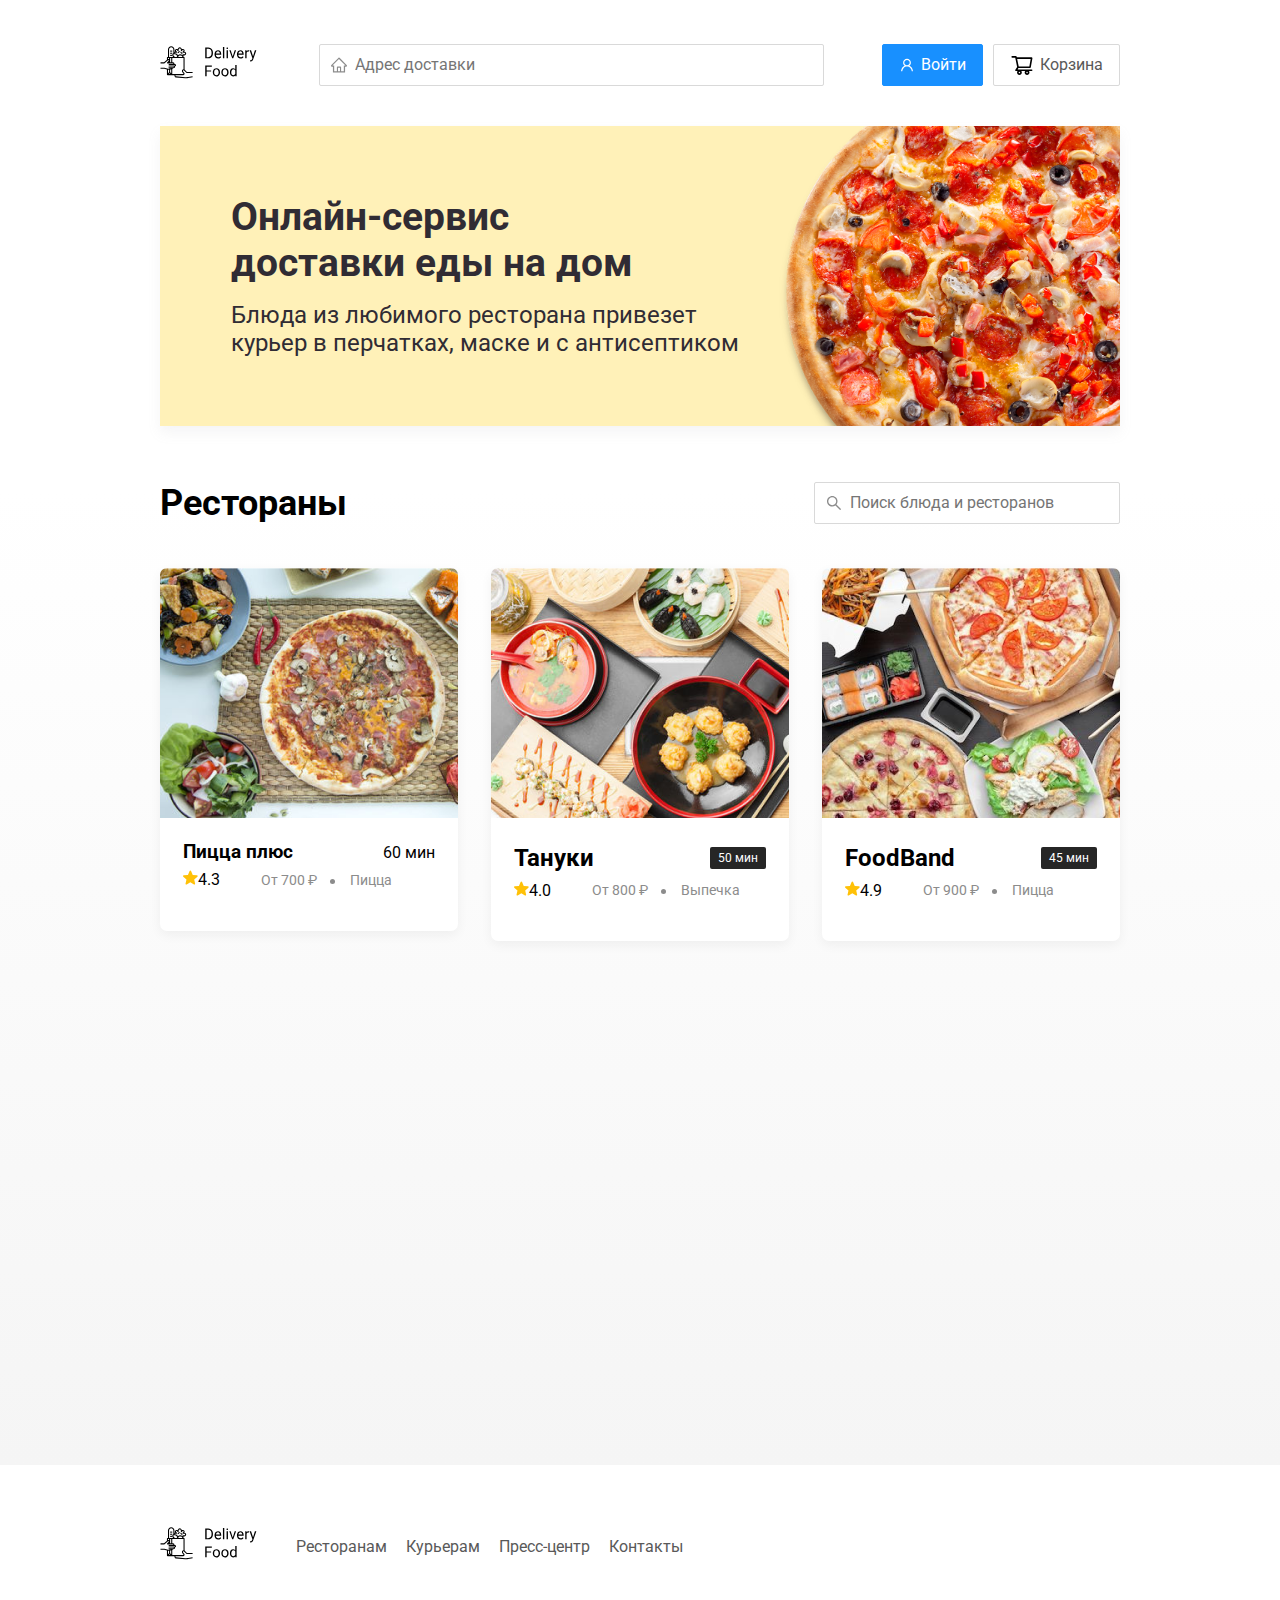
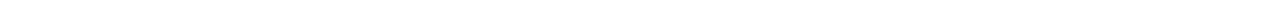
<file: index.html>
<!DOCTYPE html>
<html lang="ru">
<head>
	<meta charset="UTF-8">
	<title>Delivery food</title>
	
	<link href="https://fonts.googleapis.com/css2?family=Roboto:ital,wght@0,400;1,700&display=swap" rel="stylesheet">
	<link rel="stylesheet" href="css/normalize.css">
	<link rel="stylesheet" href="css/animate.css">
	<link rel="stylesheet" href="css/main.css">
</head>
<body>
	<header class="header">
		<div class="container">
			<div class="block">
				<a href="#" class="logo animated rubberBand"><img src="img/logo.svg" alt="logo"></a>

				<input type="text" class="input-address input animated bounceInRight" placeholder="Адрес доставки">

				<div class="buttons animated bounceInRight">
					<button class="btn btn-primary">
						<img src="img/user.svg" alt="user" class="btn-icon">
						<p class="btn-text">Войти</p>
					</button>
					<button class="btn" id="basket">
					<img src="img/basket.svg" alt="basket" class="btn-icon">
					<p class="btn-text">Корзина</p>
					</button>
				</div>
			</div>
		</div>
	</header>
	
	
	<section id="sevises" class="wow bounceInLeft" data-wow-delay="0.1s">
		<div class="container">
			<main class="info">
				<h1>
					Онлайн-сервис доставки еды на дом
				</h1>
				<p>
					Блюда из любимого ресторана привезет курьер в перчатках, маске и с антисептиком
				</p>
			</main>
		</div>
	</section>

	<div class="main-content">	
		<section id="restaurants">
			<div class="container">

				<div class="heading">
					<h2 class="section-title">Рестораны</h2>
					<input class="input input-search" placeholder="Поиск блюда и ресторанов"></input>
				</div>

				<div class="cards">
					<a class="card wow bounceInUp" data-wow-delay="0.2s" href="Tanuki.html">
						
						<img src="img/image.png" alt="img1" class="card-image">
						<div class="text">
							<div class="card-block">
								<h3 class="card-title-tanuki">Пицца плюс</h3>
								<span class="card-text-tanuki">60 мин</span>
							</div>
							<!-- /cards -->
							<div class="card-info">
								<div class="rating">
									<img src="img/star.svg" alt="star">4.3
								</div>
								<div class="price">
									 От 700 ₽
								</div>
								<div class="category">
									Пицца
								</div>
							</div>
						</div>
					</a>
				<!-- 2 -->
					<a class="card wow bounceInUp" data-wow-delay="0.4s" href="Tanuki.html">
						<img src="img/image2.png" alt="img2" class="card-image">

						<div class="text">
							<div class="card-block">
								<h3 class="card-title">Тануки</h3>
								<span class="card-text">50 мин</span>
							</div>
					
							<div class="card-info">
								<div class="rating">
									<img src="img/star.svg" alt="star">4.0
								</div>
								<div class="price">
									 От 800 ₽
								</div>
								<div class="category">
									Выпечка
								</div>
							</div>
						</div>
					</a>
				<!-- 3 -->
					<a class="card wow bounceInUp" data-wow-delay="0.6s" href="Tanuki.html">
						<img src="img/image3.png" alt="img3" class="card-image">
						
						<div class="text">
							<div class="card-block">
								<h3 class="card-title">FoodBand</h3>
								<span class="card-text">45 мин</span>
							</div>
							<!-- /cards -->

							<div class="card-info">
								<div class="rating">
									<img src="img/star.svg" alt="star">4.9
								</div>
								<div class="price">
									 От 900 ₽
								</div>
								<div class="category">
									Пицца
								</div>
							</div>
						</div>
					</a>
				<!-- 4 -->
					<a class="card wow bounceInUp" data-wow-delay="0.2s" href="Tanuki.html">
						<img src="img/image4.png" alt="img4" class="card-image">

						<div class="text">
							<div class="card-block">
								<h3 class="card-title">Супер рол</h3>
								<span class="card-text">50 мин</span>
							</div>
							<!-- /cards -->

							<div class="card-info">
								<div class="rating">
									<img src="img/star.svg" alt="star">4.2
								</div>
								<div class="price">
									 От 600 ₽
								</div>
								<div class="category">
									Cуши
								</div>
							</div>
						</div>
					</a>
				<!-- 5 -->
					<a class="card wow bounceInUp" data-wow-delay="0.4s" href="Tanuki.html">
						<img src="img/image5.png" alt="img5" class="card-image">

						<div class="text">
							<div class="card-block">
								<h3 class="card-title">Точка еды</h3>
								<span class="card-text">60 мин</span>
							</div>
							<!-- /cards -->

							<div class="card-info">
								<div class="rating">
									<img src="img/star.svg" alt="star">4.4
								</div>
								<div class="price">
									 От 500 ₽
								</div>
								<div class="category">
									Пицца
								</div>
							</div>
						</div>
					</a>
				<!-- 6 -->
					<a class="card wow bounceInUp" data-wow-delay="0.6s" href="Tanuki.html">
						<img src="img/image6.png" alt="img6" class="card-image">
						<div class="text">
							<div class="card-block">
								<h3 class="card-title">PizzaBurger</h3>
								<span class="card-text">35 мин</span>
							</div>
							<!-- /cards -->

							<div class="card-info">
								<div class="rating">
									<img src="img/star.svg" alt="star">4.5
								</div>
								<div class="price">
									 От 750 ₽
								</div>
								<div class="category">
									Пицца
								</div>
							</div>
						</div>
					</a>
				</div>	
			</div>
		</section>
	</div>

	<footer class="footer">
		<div class="container">
			<div class="wrapper">
				<a href="#"><img src="img/logo.svg" alt="logo" class="footer-logo animated rubberBand"></a>
				<nav class="footer-nav">
					<ul class="animated rotateInDownRight">
						<li><a href="#"></a>Ресторанам</li>
						<li><a href="#"></a>Курьерам</li>
						<li><a href="#"></a>Пресс-центр</li>
						<li><a href="#"></a>Контакты</li>
					</ul>
				</nav>
				<div class="social-networks">
					<a href="#" class="social wow wobble" data-wow-delay="0.4s"><img src="img/instagram.png" alt="instagram"></a>
					<a href="#" class="social wow wobble" data-wow-delay="0.4s"><img src="img/facebook.png" alt="facebook"></a>
					<a href="#" class="social wow wobble" data-wow-delay="0.4s"><img src="img/vk.png" alt="vk"></a>
				</div>

			</div>
		</div>
	</footer>

	<div class="modal">
		<div class="modal-dialog">
			<div class="modal-header">
				<h3 class="modal-title">Корзина</h3>
				<button class="btn-close">&times;</button>
			</div>

			<div class="modal-body">
				<div class="food-row">
					<span class="food-name">
					Ролл угорь стандарт</span>
					<strong class="food-price">550 ₽</strong>

					<div class="food-counter">
						<button class="btn-counter">-</button>
						<span class="counter">1</span>
						<button class="btn-counter">+</button>
					</div>
				</div>

				<div class="food-row">
					<span class="food-name">
					Ролл с лососем</span>
					<strong class="food-price">1250 ₽</strong>

					<div class="food-counter">
						<button class="btn-counter">-</button>
						<span class="counter">1</span>
						<button class="btn-counter">+</button>
					</div>
				</div>

				<div class="food-row">
					<span class="food-name">
					Окинава стандарт</span>
					<strong class="food-price">400 ₽</strong>

					<div class="food-counter">
						<button class="btn-counter">-</button>
						<span class="counter">1</span>
						<button class="btn-counter">+</button>
					</div>
				</div>

				<div class="food-row">
					<span class="food-name">
					Цезарь маки xl</span>
					<strong class="food-price">500 ₽</strong>

					<div class="food-counter">
						<button class="btn-counter">-</button>
						<span class="counter">1</span>
						<button class="btn-counter">+</button>
					</div>
				</div>

				<div class="food-row">
					<span class="food-name">
					Ясай маки стандарт 185 г</span>
					<strong class="food-price">600 ₽</strong>

					<div class="food-counter">
						<button class="btn-counter">-</button>
						<span class="counter">1</span>
						<button class="btn-counter">+</button>
					</div>
				</div>

				<div class="food-row">
					<span class="food-name">
					Ролл с креветкой стандарт</span>
					<strong class="food-price">800 ₽</strong>

					<div class="food-counter">
						<button class="btn-counter">-</button>
						<span class="counter">1</span>
						<button class="btn-counter">+</button>
					</div>
				</div>
			</div>

			
			<div class="modal-footer">
				<span class="modal-pricetag">1250 ₽</span>

				<div class="footer-btns">
					<button class="btn btn-primary">Оформить заказ</button>
					<button class="btn cancel">Отмена</button>	
				</div>
			</div>

		</div>
	</div>
	<script src="js/wow.min.js"></script>
	<script src="js/main.js"></script>
</body>
</html>
</file>
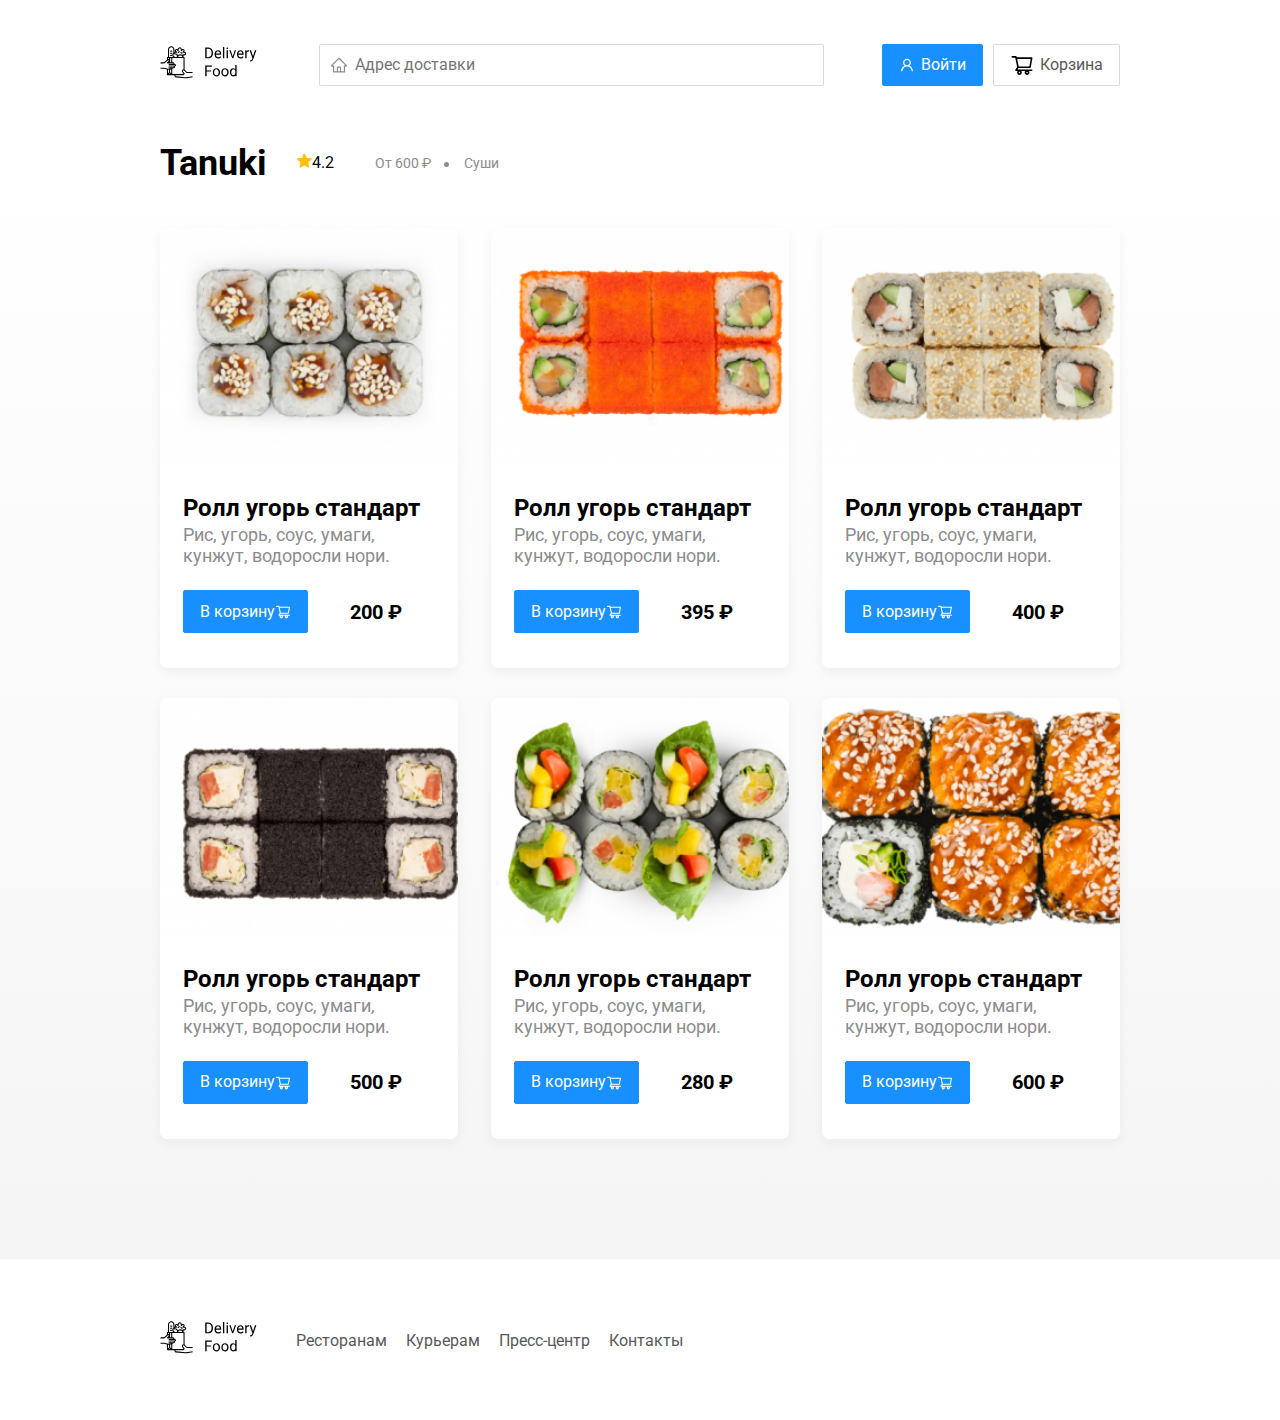
<file: Tanuki.html>
<!DOCTYPE html>
<html lang="ru">
<head>
	<meta charset="UTF-8">
	<title>Tanuki</title>
	<link href="https://fonts.googleapis.com/css2?family=Roboto:ital,wght@0,400;1,700&display=swap" rel="stylesheet">
	<link rel="stylesheet" href="css/animate.css">
	<link rel="stylesheet" href="css/normalize.css">
	<link rel="stylesheet" href="css/main.css">
</head>
<body>
	<header class="header">
		<div class="container">
			<div class="block">
				<a href="index.html" class="logo animated rubberBand"><img src="img/logo.svg" alt="logo"></a>

				<input type="text" class="input-address input animated bounceInRight" placeholder="Адрес доставки">

				<div class="buttons animated bounceInRight">
					<button class="btn btn-primary">
						<img src="img/user.svg" alt="user" class="btn-icon">
						<p class="btn-text">Войти</p>
					</button>
					<button class="btn" id="basket">
					<img src="img/basket.svg" alt="basket" class="btn-icon">
					<p class="btn-text">Корзина</p>
					</button>
				</div>
			</div>
		</div>
	</header>

	<div class="main-content">
		<section id="restaurants">
			<div class="container">

				<div class="heading">
					<h2 class="section-title">Tanuki</h2>
					
					<div class="card-info">

							<div class="rating">
								<img src="img/star.svg" alt="star">4.2
							</div>
							<div class="price">
								 От 600 ₽
							</div>
							<div class="category">
								Cуши
							</div>
					</div>
				</div>
				
				<div class="cards">
					<div class="card wow bounceInUp" data-wow-delay="0.2s">
						
						<img src="img/Tanuki/image1.png" alt="img1" class="card-image-tanuki">
						<div class="text">
							<div class="card-block">
								<h3 class="card-title card-title-reg">Ролл угорь стандарт</h3>
							</div>
							<!-- /cards -->
							<div class="card-info">

								<div class="ingredients">
									Рис, угорь, соус, умаги, кунжут, водоросли нори.
								</div>

								<div class="card-btns">
									<button class="btn btn-primary" id="basket">
										<span class="btn-card-text-tanuki">В корзину</span>
										<img src="img/Tanuki/basket-white.svg" alt="basket-white" class="btn-card-img">
									</button>
									<strong class="card-price-bold-tanuki">200 ₽</strong>
								</div>
							</div>
						</div>
					</div>
				<!-- 2 -->
				<div class="card wow bounceInUp" data-wow-delay="0.4s">		
					<img src="img/Tanuki/image2.png" alt="img1" class="card-image-tanuki">
						<div class="text">
							<div class="card-block">
								<h3 class="card-title card-title-reg">Ролл угорь стандарт</h3>
								
							</div>
							<!-- /cards -->
							<div class="card-info">

								<div class="ingredients">
									Рис, угорь, соус, умаги, кунжут, водоросли нори.
								</div>

								<div class="card-btns">
									<button class="btn btn-primary" id="basket">
										<span class="btn-card-text-tanuki">В корзину</span>
										<img src="img/Tanuki/basket-white.svg" alt="basket-white" class="btn-card-img">
									</button>
									<strong class="card-price-bold-tanuki">395 ₽</strong>
								</div>
							</div>
						</div>
					</div>
				<!-- 3 -->
				<div class="card wow bounceInUp" data-wow-delay="0.6s">
						
						<img src="img/Tanuki/image3.png" alt="img1" class="card-image-tanuki">
						<div class="text">
							<div class="card-block">
								<h3 class="card-title card-title-reg">Ролл угорь стандарт</h3>
								
							</div>
							<!-- /cards -->
							<div class="card-info">

								<div class="ingredients">
									Рис, угорь, соус, умаги, кунжут, водоросли нори.
								</div>

								<div class="card-btns">
									<button class="btn btn-primary" id="basket">
										<span class="btn-card-text-tanuki">В корзину</span>
										<img src="img/Tanuki/basket-white.svg" alt="basket-white" class="btn-card-img">
									</button>
									<strong class="card-price-bold-tanuki">400 ₽</strong>
								</div>
							</div>
						</div>
					</div>
				<!-- 4 -->
					<div class="card wow bounceInUp" data-wow-delay="0.2s">
						
						<img src="img/Tanuki/image4.png" alt="img1" class="card-image-tanuki">
						<div class="text">
							<div class="card-block">
								<h3 class="card-title card-title-reg">Ролл угорь стандарт</h3>
								
							</div>
							<!-- /cards -->
							<div class="card-info">

								<div class="ingredients">
									Рис, угорь, соус, умаги, кунжут, водоросли нори.
								</div>

								<div class="card-btns">
									<button class="btn btn-primary" id="basket">
										<span class="btn-card-text-tanuki">В корзину</span>
										<img src="img/Tanuki/basket-white.svg" alt="basket-white" class="btn-card-img">
									</button>
									<strong class="card-price-bold-tanuki">500 ₽</strong>
								</div>
							</div>
						</div>
					</div>
				<!-- 5 -->
					<div class="card wow bounceInUp" data-wow-delay="0.4s">
						
						<img src="img/Tanuki/image5.png" alt="img1" class="card-image-tanuki">
						<div class="text">
							<div class="card-block">
								<h3 class="card-title card-title-reg">Ролл угорь стандарт</h3>
								
							</div>
							<!-- /cards -->
							<div class="card-info">

								<div class="ingredients">
									Рис, угорь, соус, умаги, кунжут, водоросли нори.
								</div>

								<div class="card-btns">
									<button class="btn btn-primary" id="basket">
										<span class="btn-card-text-tanuki">В корзину</span>
										<img src="img/Tanuki/basket-white.svg" alt="basket-white" class="btn-card-img">
									</button>
									<strong class="card-price-bold-tanuki">280 ₽</strong>
								</div>
							</div>
						</div>
					</div>
				<!-- 6 -->
					<div class="card wow bounceInUp" data-wow-delay="0.6s">
						
						<img src="img/Tanuki/image6.png" alt="img1" class="card-image-tanuki">
						<div class="text">
							<div class="card-block">
								<h3 class="card-title card-title-reg">Ролл угорь стандарт</h3>
								
							</div>
							<!-- /cards -->
							<div class="card-info">

								<div class="ingredients">
									Рис, угорь, соус, умаги, кунжут, водоросли нори.
								</div>

								<div class="card-btns">
									<button class="btn btn-primary" id="basket">
										<span class="btn-card-text-tanuki">В корзину</span>
										<img src="img/Tanuki/basket-white.svg" alt="basket-white" class="btn-card-img">
									</button>
									<strong class="card-price-bold-tanuki">600 ₽</strong>
								</div>
							</div>
						</div>
					</div>
				</div>

			</div>
		</section>
	</div>
	
	<footer class="footer">
		<div class="container">
			<div class="wrapper">
				<a href="index.html"><img src="img/logo.svg" alt="logo" class="footer-logo animated rubberBand"></a>
				<nav class="footer-nav">
					<ul class="animated rotateInDownRight">
						<li><a href="#"></a>Ресторанам</li>
						<li><a href="#"></a>Курьерам</li>
						<li><a href="#"></a>Пресс-центр</li>
						<li><a href="#"></a>Контакты</li>
					</ul>
				</nav>
				<div class="social-networks">
					<a href="#" class="social wow wobble" data-wow-delay="0.4s"><img src="img/instagram.png" alt="instagram"></a>
					<a href="#" class="social wow wobble" data-wow-delay="0.4s"><img src="img/facebook.png" alt="facebook"></a>
					<a href="#" class="social wow wobble" data-wow-delay="0.4s"><img src="img/vk.png" alt="vk"></a>
				</div>

			</div>
		</div>
	</footer>
	
	<div class="modal">
		<div class="modal-dialog">
			<div class="modal-header">
				<h3 class="modal-title">Корзина</h3>
				<button class="btn-close">&times;</button>
			</div>

			<div class="modal-body">
				<div class="food-row">
					<span class="food-name">
					Ролл угорь стандарт</span>
					<strong class="food-price">550 ₽</strong>

					<div class="food-counter">
						<button class="btn-counter">-</button>
						<span class="counter">0</span>
						<button class="btn-counter">+</button>
					</div>
				</div>

				<div class="food-row">
					<span class="food-name">
					Ролл с лососем</span>
					<strong class="food-price">1250 ₽</strong>

					<div class="food-counter">
						<button class="btn-counter">-</button>
						<span class="counter">0</span>
						<button class="btn-counter">+</button>
					</div>
				</div>

				<div class="food-row">
					<span class="food-name">
					Окинава стандарт</span>
					<strong class="food-price">400 ₽</strong>

					<div class="food-counter">
						<button class="btn-counter">-</button>
						<span class="counter">0</span>
						<button class="btn-counter">+</button>
					</div>
				</div>

				<div class="food-row">
					<span class="food-name">
					Цезарь маки xl</span>
					<strong class="food-price">500 ₽</strong>

					<div class="food-counter">
						<button class="btn-counter">-</button>
						<span class="counter">0</span>
						<button class="btn-counter">+</button>
					</div>
				</div>

				<div class="food-row">
					<span class="food-name">
					Ясай маки стандарт 185 г</span>
					<strong class="food-price">600 ₽</strong>

					<div class="food-counter">
						<button class="btn-counter">-</button>
						<span class="counter">0</span>
						<button class="btn-counter">+</button>
					</div>
				</div>

				<div class="food-row">
					<span class="food-name">
					Ролл с креветкой стандарт</span>
					<strong class="food-price">800 ₽</strong>

					<div class="food-counter">
						<button class="btn-counter">-</button>
						<span class="counter">0</span>
						<button class="btn-counter">+</button>
					</div>
				</div>
			</div>

			
			<div class="modal-footer">
				<span class="modal-pricetag">0 ₽</span>

				<div class="footer-btns">
					<button class="btn btn-primary">Оформить заказ</button>
					<button class="btn cancel">Отмена</button>	
				</div>
			</div>

		</div>
	</div>

	<script src="js/wow.min.js"></script>
	<script src="js/main.js"></script>
</body>
</html>
</file>
<file: css/main.css>
*
{
	padding:0;
	margin:0;
	box-sizing: border-box;
}
body
{
	font-family: 'Roboto', serif;
	font-style: normal;
	font-weight: normal;
}

header
{
	margin-top: 44px;
}
a:hover
{
	cursor: pointer;
}
.container
{

	max-width: 1200px;
	margin: auto;
}

.block
{
	display: flex;
	align-items: center;
	justify-content: space-between;
}

.input
{
	background: #fff;
	border: 1px solid #d9d9d9;
	border-radius: 2px;
	line-height: 24px;
	font-size: 16px;
	padding: 8px;
	padding-left: 35px;
	background-repeat:no-repeat;
	background-position:left 11px center;
}
.input-address{
	flex:0.8;
	background-image: url(../img/home.svg);
}

.buttons
{
	display: flex;
	align-items: center;
}
.btn
{
	display:flex;
	align-items: center;
	padding: 8px 16px;
	background:#fff;
	border: 1px solid #d9d9d9;
	box-shadow: 0px 0px 2px rgba(0, 0, 0 , 0.0015);
	border-radius: 2px;
	color:#595959;
	font-size: 16px;
	line-height: 24px;
}
	.btn-primary
	{
		background: #1890ff;
		border: 1px solid #1890ff;
		color:#fff;	
		margin-right: 10px;
	}

	.btn-icon
	{
		margin-right: 6px;
	}

	.btn-text
	{
		vertical-align: middle;
	}

.main-content
{
	background: linear-gradient(180deg, rgba(245, 245, 245, 0) 1.04%, #F5F5F5 100%);
}

#servises{}

.info
{
	background:#fff1b8 url(../img/bg.png) no-repeat top 50px right -26px/600px;
	margin-top: 40px;
	padding: 68px 0 68px 71px;
	height: 300px;
	box-shadow: 0px 7px 12px rgba(158, 158, 163, 0.1);
}

	 .info h1
	{
		margin: 0;
		max-width:450px;
		font-weight: bold;
		font-size: 39px;
		line-height: 46px;
		color: #302C34;
	}
	.info p
	{
		padding-top: 15px;
		max-width: 540px;
		font-size: 24px;
		line-height: 28px;
		color: #302C34;
	}

#restaurant{}

.heading
{
	display: flex;
	align-items: center;
	margin-top: 56px;
}
	.section-title
	{
		font-size: 36px;
		font-weight: bold;
		line-height: 42px;
		margin: 0;
		margin-right: 30px;
	}
	.input-search
	{
		background-image: url(../img/search.svg);
		width:306px;
		margin-left: auto;
	}

.cards
{
	margin-top: 44px;
	display: flex;
	justify-content: space-between;
	flex-wrap: wrap;
	align-items: flex-start;
	padding-bottom: 90px;
}
	.card
	{
		background: #fff;
		border-radius: 7px;
		box-shadow: 0 4px 12px rgba(0, 0, 0, 0.05);
		overflow: hidden;
		margin-bottom: 30px;
		flex-basis:31%; 
		text-decoration: none;
		color:#000;
	}
	.card-image
	{
		width: 384px;
		height: 250px;
		object-fit: cover;
	}
	.card-image-tanuki
	{
		width: 384px;
		height: 250px;
		object-fit: cover;
	}
	.text
	{
		padding: 20px 23px 35px 23px;
		
	}
	.card-block
	{
		display: flex;
		align-items: center;
		justify-content: space-between;
	}
		.card-title
		{
			margin: 0;
			font-weight: bold;
			font-size: 24px;
			line-height: 32px;
		}
		.card-title-reg
		{
			font-weight: bold;
		}
		.card-text
		{
			font-size:12px;
			line-height: 20px;
			color: #fff;
			background: #262626;
			border-radius:2px;
			padding: 1px 8px;
		}

	.card-info
	{
		display: flex;
		align-items: center;
		flex-wrap:wrap;
	}

		.raiting
		{
			margin-right: 26px;
			font-weight: bold;
			font-size: 18px;
			line-height: 32px;
			color:#ffc107;
		}
		.price, .category
		{
			color:#8c8c8c;
			font-size: 18px;
			line-height: 32px;
		}
		.price
		{
			margin-right: 15px;	
			margin-left: 26px;
		}
		.category
		{
			text-overflow: ellipsis;
			overflow: hidden;
			white-space: nowrap;
			max-width: 100px;
		}
		.price:after
		{
			content: "";
			width:5px;
			height: 5px;
			background-color:#8c8c8c;
			display: inline-block;
			vertical-align: middle;
			border-radius: 50%;
			margin-left: 10px;
		}
		.ingredients
		{
			color:#8c8c8c;
			font-size: 18px;
			line-height: 21px;
		}
		.card-btns
		{
			display: flex;
			align-items: center;
			margin-top: 20px;
			margin-top: 24px;
		}
		.btn-card-text
		{
			margin-right: 10px;
		}
		..btn-card-text-tanuki
		{
			margin-right: 10px;
		}
		.btn-card-img
		{

		}
		.card-price-bold
		{
			font-weight: bold;
			font-size: 20px;
			line-height: 24px;
			margin-left: 32px;
		}
		.card-price-bold-tanuki
		{
			font-weight: bold;
			font-size: 20px;
			line-height: 24px;
			margin-left: 32px;
		}

.footer
{
	background-color: #fff;
	padding-top:60px;
	padding-bottom: 60px;
}
.wrapper
{
	display: flex;
	justify-content: space-between;
	align-items: center;
}

	.footer-nav
	{
		margin-right: auto;
		margin-left: 35px;
	}
		.footer-nav li
		{
			display: inline-block;
			text-decoration: none;
			color:#595959;
			cursor: pointer;
		}
		.footer-nav li:not(:last-child)
		{
			margin-right: 15px;
		}
		.footer-nav li a
		{
			font-size: 20px;
			line-height: 21px;
		}

	.social-networks
	{
		display: flex;
		align-items: center;
	}
		.social:not(:last-child)
		{
			margin-right: 21px;
		}


.modal
{
	position: fixed;
	display: flex;
	left: 0;
	top: 0;
	width: 100%;
	height: 100%;
	background: rgba(0, 0, 0, 0.4);
	display: none;
	
}
.on-click
{
	display: flex;	
}
	.modal-body
	{
		margin-bottom: 55px;
	}
	.modal-dialog
	{
		margin: auto;
		max-width: 780px;
		width:95%;
		background: #fff;
		border-radius: 5px;
		padding: 40px 45px;
	}
		/* header */
		.modal-header
		{
			display: flex;
			justify-content: space-between;
			align-items: center;
			margin-bottom: 45px;
		}
		.modal-title
		{
			margin: 0;
			font-weight: bold;
			font-size: 36px;
			line-height: 42px;
		}
		.btn-close
		{
			font-size: 36px;
			border: none;
			background-color: transparent;
		}
		/* body */
		.madal-body
		{
			margin-bottom: 52px;
		}
		.food-row
		{
			display: flex;
			align-items: center;
			justify-content: space-between;
			padding-bottom: 8px;
			border-bottom: 1px solid #d9d9d9;
			margin-bottom: 15px;
		}
		.food-name
		{
			font-weight: normal;
			font-size: 18px;
			line-height: 32px;
		}
		
		.food-price
		{
			margin-left: auto;
			margin-right: 47px;
			font-weight: bold;
			font-size: 20px;
			line-height: 32px;
		}
		.food-counter
		{
			display: flex;
			align-items: center;
		}
		.btn-counter
		{
			display: flex;
			align-items: center;
			justify-content: center;
			width: 39px;
			height: 32px;
			background: #FFF;
			border: 1px solid #40A9FF;
			box-sizing: border-box;
			border-radius: 2px;
			line-height: 22px;
			font-size: 22px;
			color: #40A9FF;
		}
		.counter
		{
			font-size: 16px;
			line-height: 24px;
			margin:0 10px;
		}

	.modal-footer
	{
		display: flex;
		align-items: center;
		justify-content: space-between;
	}
		.footer-btns
		{
			display: flex;
			align-items: center;
		}
		.modal-pricetag
		{
			background: #262626;
			border-radius: 5px;
			color:#fff;
			padding: 15px 20px;
			font-size: 20px;
			line-height: 23px;
		}



/* ноутбуки и компьютеры*/
@media(max-width:1366px)
{
	.container
	{
		max-width: 960px;
	}
	.info
	{
		background-size: 450px;
		background-position: top -62px right -100px;
	}
	.rating
	{
		margin-right: 15px;
	}
	.category,
	.price
	{
		font-size: 14px;
	}

	.card-image-tanuki
	{
		width: 320px;
		height: 240px;
	}
}
/*планшеты*/
@media(max-width:980px)
{
	.container
	{
		max-width: 700px;
	}
	.info
	{
		background-size: 400px;
    	background-position: top -60px right -200px;
	}
	.info h1
	{
		font-size: 28px;
		max-width: 300px;
	}
	.info p
	{
		max-width: 450px;
		font-size: 20px;
	}
	.section-title
	{
		font-size: 26px;
	}
	.input-search
	{
		height: 36px;
		margin-top: 10px;
	}
	.card
	{
		margin-bottom: 60px;
	}
	.card-image-tanuki
	{
		width: 240px;
		height: 210px;
	}
	.card-price-bold-tanuki
	{
		margin-left: 7px;
		line-height: 18px;
		font-size: 16px;
	}
	.btn-card-text-tanuki
	{
		font-size: 14px;
	}

	.card-title
	{
		font-size: 14px;
	}
	.card-text
	{
		font-size: 10px;
	}
	.footer-nav
	{
		font-size: 14px;
	}
}

@media(max-width: 767px)
{
	.btn-primary
	{
		margin-right: 5px;
		margin-left: 5px;
	}
	.container
	{
		max-width: 90%;
	}
	.input-adress
	{
		margin-top: 15px;
		order:5;
		flex:1;
	}
	.info
	{
		background-size: 200px;
    	background-position: top -60px right -200px;
	}
	.info h1
	{
		font-size: 24px;
		max-width: 280px;
	}
	.info p
	{
		margin: 0;
		max-width: 400px;
		font-size: 18px;
	}
	.section-title
	{
		font-size: 20px;
	}

	.card
	{
		flex-basis: 47%;
	}
	.card-image-tanuki
	{
		width: 110%;
		height: 250px;
	}
	.card-price-bold-tanuki
	{
		margin-left: 32px;
		line-height: 18px;
		font-size: 18px;
	}
	.btn-card-text-tanuki
	{
		font-size: 16px;
	}
	.card-title
	{
		font-size: 14px;
	}
	.card-text
	{
		font-size: 10px;
	}
	.footer-nav  li a
	{
		font-size: 12px;
	}
	.footer-nav li:not(:last-child)
	{
    	margin-right: 5px;
	}
}


/*  телефоны */

@media(max-width: 568px)
{
	.container
	{
		width: 90%;
	}
	.input-adress
	{
		margin-top: 15px;
		flex:1;
		order:6px;
	}
	.btn-text
	{
		display: none;
	}
	.btn-icon
	{
		max-width: 20px;
		margin-right:0; 
	}
	.btn
	{
		min-height: 40px;
		min-width: 30px;
	}
	.info
	{
		background-image: none;
		padding: 50px 20px;
		margin-bottom: 0px;
		height: 260px;
	}
	.info h1
	{
		width: 250px;
		margin-bottom: 0;
		font-size: 18px;
		line-height: 1.5;
	}
	.info p
	{
		width: 300px;
		font-size: 16px;
	}
	.section-title
	{
		font-size: 22px;
		padding-top: 6px;
	}
	.card
	{
		flex-basis: 100%;
	}
	.card-image
	{
		width: 100%;
	}
	.card-image-tanuki
	{
		width: 100%;
	}
	.footer-block
	{
		align-items: flex-start;
	}
	.footer-nav
	{
		margin-right: 0;
		margin-left: 0;
		order:0;
	}
	.footer-logo
	{
		margin-right: 15px;
		order:1;
	}
	.footer-nav  li a
	{
		font-size: 10px;
	}
	.social-networks
	{
		margin-right: 15px;
	}
	.social
	{
		order:2;
	}
	.social:not(:last-child) 
	{
    	margin-right: 15px;
	}
}
</file>
